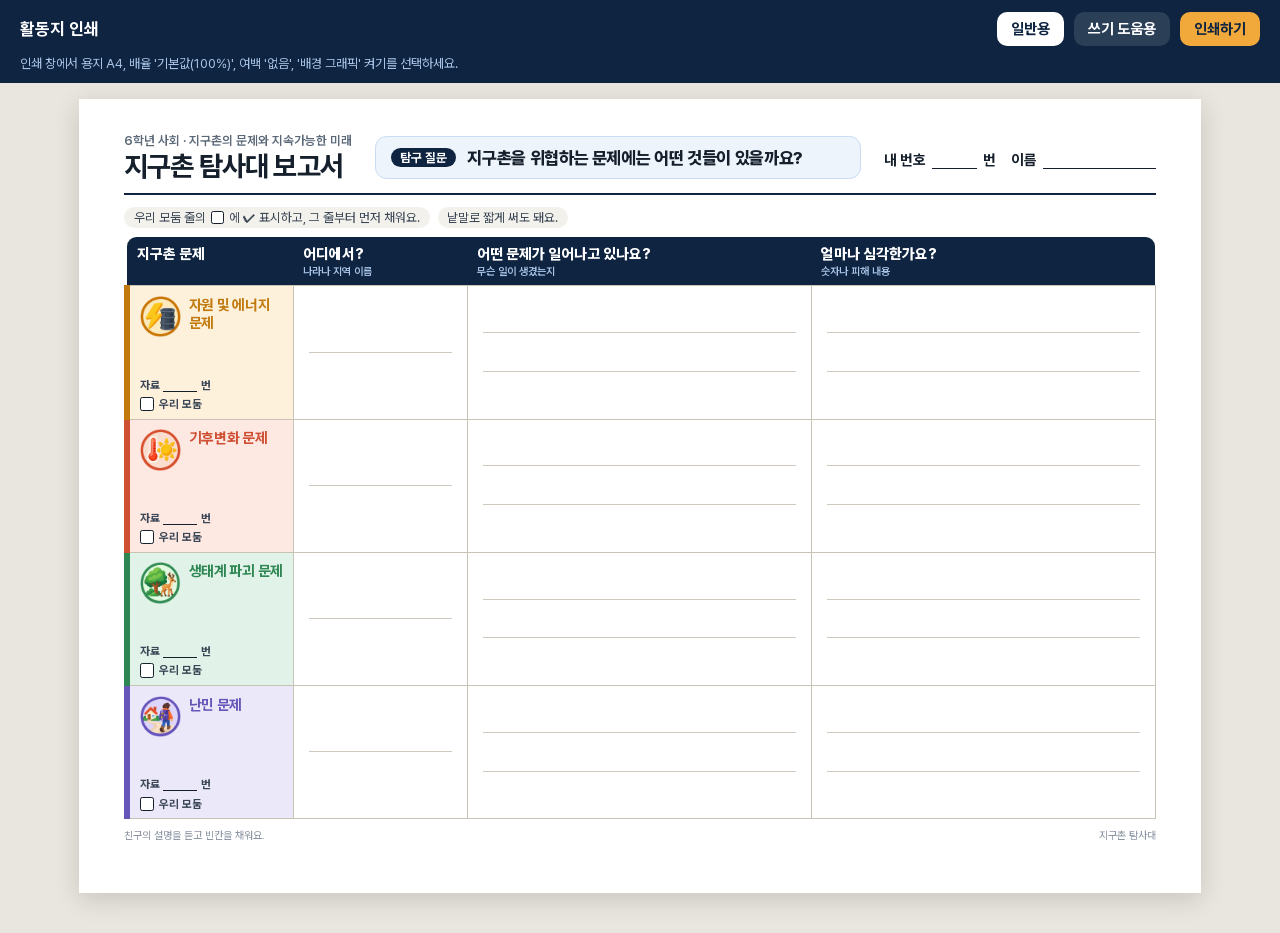
<file: worksheet.html>
<!DOCTYPE html>
<html lang="ko">
<head>
  <meta charset="UTF-8">
  <meta name="viewport" content="width=device-width, initial-scale=1">
  <meta name="robots" content="noindex">
  <title>지구촌 탐사대 활동지</title>
  <link rel="stylesheet" href="fonts/pretendard.css?v=20261102">
  <style>
    /* A4 가로 한 장. 화면에서는 종이처럼 보이고, 인쇄하면 도구 막대가 빠진다.
       칸마다 줄은 1~2개만 둔다(낱말이나 한 줄로 짧게 쓰는 활동). */
    @page { size: A4 landscape; margin: 0; }
    * { box-sizing: border-box; }
    html, body { margin: 0; }
    body {
      background: #e9e6df;
      color: #16202c;
      font-family: 'Pretendard Variable', Pretendard, 'Malgun Gothic', sans-serif;
      word-break: keep-all;
      -webkit-print-color-adjust: exact;
      print-color-adjust: exact;
    }

    .toolbar {
      position: sticky; top: 0; z-index: 5;
      display: flex; align-items: center; gap: 10px; flex-wrap: wrap;
      padding: 12px 20px; background: #0e2440; color: #fff; font-size: 15px;
    }
    .toolbar strong { margin-right: auto; font-size: 17px; }
    .toolbar a, .toolbar button {
      padding: 8px 14px; border: none; border-radius: 10px; font: inherit; font-weight: 700;
      background: rgba(255,255,255,0.12); color: #fff; text-decoration: none; cursor: pointer;
    }
    .toolbar a[aria-current="true"] { background: #fff; color: #0e2440; }
    .toolbar .print { background: #f2a93b; color: #0e2440; }
    .toolbar small { width: 100%; color: #a9c4e6; font-size: 13px; }

    .sheet {
      width: 297mm; height: 210mm; margin: 16px auto 40px; padding: 9mm 12mm 8mm;
      background: #fff; box-shadow: 0 6px 24px rgba(0,0,0,0.15);
      display: flex; flex-direction: column; overflow: hidden;
    }

    /* 머리 */
    .head { display: flex; align-items: center; gap: 6mm; padding-bottom: 3mm; border-bottom: 0.6mm solid #0e2440; }
    .head-title { flex: none; }
    .kicker { margin: 0; color: #5a6878; font-size: 9.5pt; font-weight: 600; }
    h1 { margin: 0.5mm 0 0; font-size: 21pt; letter-spacing: -0.03em; line-height: 1.15; }
    h1 small { margin-left: 2mm; font-size: 12pt; font-weight: 700; color: #1f63b5; }
    .who { display: flex; gap: 4mm; font-size: 11pt; font-weight: 700; }
    .who span { display: flex; align-items: flex-end; gap: 1.5mm; white-space: nowrap; }
    .who i { display: inline-block; border-bottom: 0.3mm solid #16202c; height: 6mm; }
    .who .num i { width: 12mm; }
    .who .name i { width: 30mm; }

    .question {
      flex: 1; display: flex; align-items: center; gap: 3mm; padding: 2.6mm 4mm;
      border-radius: 3mm; background: #edf4fc; border: 0.3mm solid #c9dcf3;
    }
    .question b { flex: none; padding: 0.6mm 2.4mm; border-radius: 10mm; background: #0e2440; color: #fff; font-size: 9.5pt; }
    .question p { margin: 0; font-size: 13pt; font-weight: 800; letter-spacing: -0.02em; }

    .notes { display: flex; gap: 2mm; flex-wrap: wrap; margin: 3mm 0 2.5mm; font-size: 9.5pt; color: #3a4655; }
    .notes > span { display: inline-flex; align-items: center; gap: 1.4mm; padding: 0.8mm 2.6mm; border-radius: 10mm; background: #f3f1ec; }
    .notes .mine-dot { flex: none; width: 3.4mm; height: 3.4mm; border-radius: 0.6mm; border: 0.4mm solid #16202c; background: #fff; }

    /* 정리표 */
    table { width: 100%; border-collapse: collapse; table-layout: fixed; --rowh: 35mm; }
    thead th {
      padding: 2mm 2.5mm; background: #0e2440; color: #fff; text-align: left; vertical-align: top;
      font-size: 11pt; font-weight: 800; line-height: 1.25;
    }
    thead th small { display: block; margin-top: 0.4mm; color: #a9c4e6; font-size: 8pt; font-weight: 600; }
    thead th:first-child { border-radius: 2.5mm 0 0 0; }
    thead th:last-child { border-radius: 0 2.5mm 0 0; }
    col.c-topic { width: 44mm; }
    col.c-where { width: 46mm; }
    tbody tr { height: var(--rowh); }
    tbody td { border: 0.3mm solid #c9c3b6; vertical-align: top; padding: 0; }
    tbody tr:last-child td { border-bottom-width: 0.5mm; }

    .topic { padding: 2.5mm 2.5mm 2mm; background: var(--gs); border-left: 1.6mm solid var(--g) !important; }
    .topic-in { display: grid; grid-template-columns: 11mm 1fr; grid-template-rows: auto 1fr auto; column-gap: 2mm; height: calc(var(--rowh) - 4.5mm); }
    .topic img { grid-row: 1 / 3; width: 11mm; height: 11mm; }
    .topic strong { align-self: center; color: var(--g); font-size: 11pt; line-height: 1.25; letter-spacing: -0.02em; }
    .topic .no, .topic .mine { grid-column: 1 / 3; }
    .topic .mine { display: flex; align-items: center; gap: 1.4mm; margin-top: 1.4mm; font-size: 8.5pt; font-weight: 700; color: #3a4655; }
    .topic .mine i { width: 3.8mm; height: 3.8mm; border-radius: 0.6mm; border: 0.4mm solid #16202c; background: #fff; }
    .topic .no { display: flex; align-items: flex-end; gap: 1mm; margin-top: auto; font-size: 8.5pt; font-weight: 700; color: #3a4655; }
    .topic .no i { flex: 1; max-width: 9mm; border-bottom: 0.3mm solid #16202c; height: 4mm; }

    /* 쓰는 칸: 연한 줄 1~2개 */
    .write { display: flex; flex-direction: column; justify-content: center; gap: 10mm; height: calc(var(--rowh) - 0.3mm); padding: 0 4mm; }
    .write i { display: block; border-bottom: 0.3mm solid #cfc9bd; }

    /* 쓰기 도움용: 칸마다 문장 틀 */
    .frame { display: flex; flex-direction: column; justify-content: center; gap: 2.5mm; height: calc(var(--rowh) - 0.3mm); padding: 2.5mm 3mm; font-size: 12pt; font-weight: 700; color: #3a4655; }
    .frame p { margin: 0; display: flex; align-items: flex-end; gap: 1.5mm; flex-wrap: wrap; line-height: 1.6; }
    .frame i { display: inline-block; flex: 1; min-width: 10mm; border-bottom: 0.35mm solid #16202c; height: 7mm; }
    .frame .hint { font-size: 8.5pt; font-weight: 500; color: #8a94a2; }

    .foot { display: flex; justify-content: space-between; margin-top: 2.5mm; color: #8a94a2; font-size: 8pt; }

    @media print {
      body { background: #fff; }
      .toolbar { display: none; }
      .sheet { margin: 0; box-shadow: none; }
    }
  </style>
</head>
<body>
  <div class="toolbar">
    <strong>활동지 인쇄</strong>
    <a href="worksheet.html" id="v-basic">일반용</a>
    <a href="worksheet.html?type=support" id="v-support">쓰기 도움용</a>
    <button class="print" onclick="window.print()">인쇄하기</button>
    <small>인쇄 창에서 용지 A4, 배율 '기본값(100%)', 여백 '없음', '배경 그래픽' 켜기를 선택하세요.</small>
  </div>
  <div class="sheet" id="sheet"></div>

  <script src="data.js?v=20261102"></script>
  <script src="ui.js?v=20261102"></script>
  <script>
    const support = new URLSearchParams(location.search).get('type') === 'support';
    document.getElementById(support ? 'v-support' : 'v-basic').setAttribute('aria-current', 'true');

    const COLS = [
      ['어디에서?', '나라나 지역 이름'],
      ['어떤 문제가 일어나고 있나요?', '무슨 일이 생겼는지'],
      ['얼마나 심각한가요?', '숫자나 피해 내용'],
    ];
    const LINES = [1, 2, 2];   // 칸별 줄 수: 어디에서 1줄, 문제·심각성 2줄
    const FRAMES = [
      ['<i></i><span>에서</span>', '나라·지역'],
      ['<i></i>', '무슨 일이?'],
      ['<i></i>', '숫자나 피해'],
    ];

    function cells() {
      if (!support) return LINES.map((n) => `<td><div class="write">${'<i></i>'.repeat(n)}</div></td>`).join('');
      return FRAMES.map(([f, hint]) => `
        <td><div class="frame"><p>${f}</p><span class="hint">${hint}</span></div></td>`).join('');
    }

    const rows = GROUPS.map((g) => {
      const st = GROUP_STYLE[g.id];
      return `
        <tr>
          <td class="topic" style="--g:${st.color};--gs:${st.soft}">
            <div class="topic-in">
              <img src="${UI_IMG}emblem-${g.id}.webp" alt="">
              <strong>${esc(g.name)}</strong>
              <span class="no">자료<i></i>번</span>
              <span class="mine"><i></i>우리 모둠</span>
            </div>
          </td>
          ${cells()}
        </tr>`;
    }).join('');

    document.getElementById('sheet').innerHTML = `
      <header class="head">
        <div class="head-title">
          <p class="kicker">6학년 사회 · 지구촌의 문제와 지속가능한 미래</p>
          <h1>지구촌 탐사대 보고서</h1>
        </div>
        <div class="question"><b>탐구 질문</b><p>지구촌을 위협하는 문제에는 어떤 것들이 있을까요?</p></div>
        <div class="who">
          <span class="num">내 번호<i></i>번</span>
          <span class="name">이름<i></i></span>
        </div>
      </header>
      <div class="notes">
        <span>우리 모둠 줄의 <span class="mine-dot"></span>에 ✔ 표시하고, 그 줄부터 먼저 채워요.</span>
        <span>낱말로 짧게 써도 돼요.</span>
      </div>
      <table>
        <colgroup><col class="c-topic"><col class="c-where"><col><col></colgroup>
        <thead><tr><th>지구촌 문제</th>${COLS.map(([t, s]) => `<th>${t}<small>${s}</small></th>`).join('')}</tr></thead>
        <tbody>${rows}</tbody>
      </table>
      <div class="foot"><span>친구의 설명을 듣고 빈칸을 채워요.</span><span>지구촌 탐사대</span></div>`;
  </script>
</body>
</html>
</file>
<file: fonts/pretendard.css>
/*
Copyright (c) 2021 Kil Hyung-jin, with Reserved Font Name Pretendard.
https://github.com/orioncactus/pretendard

This Font Software is licensed under the SIL Open Font License, Version 1.1.
This license is copied below, and is also available with a FAQ at:
http://scripts.sil.org/OFL
*/
/* [0] */
@font-face {
	font-family: 'Pretendard Variable';
	font-style: normal;
	font-display: swap;
	font-weight: 45 920;
	src: url(./woff2-dynamic-subset/PretendardVariable.subset.0.woff2) format('woff2-variations');
	unicode-range: U+f9ca-fa0b, U+ff03-ff05, U+ff07, U+ff0a-ff0b, U+ff0d-ff19, U+ff1b, U+ff1d, U+ff20-ff5b, U+ff5d, U+ffe0-ffe3, U+ffe5-ffe6;
}

/* [1] */
@font-face {
	font-family: 'Pretendard Variable';
	font-style: normal;
	font-display: swap;
	font-weight: 45 920;
	src: url(./woff2-dynamic-subset/PretendardVariable.subset.1.woff2) format('woff2-variations');
	unicode-range: U+d723-d728, U+d72a-d733, U+d735-d748, U+d74a-d74f, U+d752-d753, U+d755-d757, U+d75a-d75f, U+d762-d764, U+d766-d768, U+d76a-d76b, U+d76d-d76f, U+d771-d787, U+d789-d78b, U+d78d-d78f, U+d791-d797, U+d79a, U+d79c, U+d79e-d7a3, U+f900-f909, U+f90b-f92e;
}

/* [2] */
@font-face {
	font-family: 'Pretendard Variable';
	font-style: normal;
	font-display: swap;
	font-weight: 45 920;
	src: url(./woff2-dynamic-subset/PretendardVariable.subset.2.woff2) format('woff2-variations');
	unicode-range: U+d679-d68b, U+d68e-d69e, U+d6a0, U+d6a2-d6a7, U+d6a9-d6c3, U+d6c6-d6c7, U+d6c9-d6cb, U+d6cd-d6d3, U+d6d5-d6d6, U+d6d8-d6e3, U+d6e5-d6e7, U+d6e9-d6fb, U+d6fd-d717, U+d719-d71f, U+d721-d722;
}

/* [3] */
@font-face {
	font-family: 'Pretendard Variable';
	font-style: normal;
	font-display: swap;
	font-weight: 45 920;
	src: url(./woff2-dynamic-subset/PretendardVariable.subset.3.woff2) format('woff2-variations');
	unicode-range: U+d5bc-d5c7, U+d5ca-d5cb, U+d5cd-d5cf, U+d5d1-d5d7, U+d5d9-d5da, U+d5dc, U+d5de-d5e3, U+d5e6-d5e7, U+d5e9-d5eb, U+d5ed-d5f6, U+d5f8, U+d5fa-d5ff, U+d602-d603, U+d605-d607, U+d609-d60f, U+d612-d613, U+d616-d61b, U+d61d-d637, U+d63a-d63b, U+d63d-d63f, U+d641-d647, U+d64a-d64c, U+d64e-d653, U+d656-d657, U+d659-d65b, U+d65d-d666, U+d668, U+d66a-d678;
}

/* [4] */
@font-face {
	font-family: 'Pretendard Variable';
	font-style: normal;
	font-display: swap;
	font-weight: 45 920;
	src: url(./woff2-dynamic-subset/PretendardVariable.subset.4.woff2) format('woff2-variations');
	unicode-range: U+d507, U+d509-d50b, U+d50d-d513, U+d515-d53b, U+d53e-d53f, U+d541-d543, U+d545-d54c, U+d54e, U+d550, U+d552-d557, U+d55a-d55b, U+d55d-d55f, U+d561-d564, U+d566-d567, U+d56a, U+d56c, U+d56e-d573, U+d576-d577, U+d579-d583, U+d585-d586, U+d58a-d5a4, U+d5a6-d5bb;
}

/* [5] */
@font-face {
	font-family: 'Pretendard Variable';
	font-style: normal;
	font-display: swap;
	font-weight: 45 920;
	src: url(./woff2-dynamic-subset/PretendardVariable.subset.5.woff2) format('woff2-variations');
	unicode-range: U+d464-d477, U+d47a-d47b, U+d47d-d47f, U+d481-d487, U+d489-d48a, U+d48c, U+d48e-d4e7, U+d4e9-d503, U+d505-d506;
}

/* [6] */
@font-face {
	font-family: 'Pretendard Variable';
	font-style: normal;
	font-display: swap;
	font-weight: 45 920;
	src: url(./woff2-dynamic-subset/PretendardVariable.subset.6.woff2) format('woff2-variations');
	unicode-range: U+d3bf-d3c7, U+d3ca-d3cf, U+d3d1-d3eb, U+d3ee-d3ef, U+d3f1-d3f3, U+d3f5-d3fb, U+d3fd-d400, U+d402-d45b, U+d45d-d463;
}

/* [7] */
@font-face {
	font-family: 'Pretendard Variable';
	font-style: normal;
	font-display: swap;
	font-weight: 45 920;
	src: url(./woff2-dynamic-subset/PretendardVariable.subset.7.woff2) format('woff2-variations');
	unicode-range: U+d2ff, U+d302-d304, U+d306-d30b, U+d30f, U+d311-d313, U+d315-d31b, U+d31e, U+d322-d324, U+d326-d327, U+d32a-d32b, U+d32d-d32f, U+d331-d337, U+d339-d33c, U+d33e-d37b, U+d37e-d37f, U+d381-d383, U+d385-d38b, U+d38e-d390, U+d392-d397, U+d39a-d39b, U+d39d-d39f, U+d3a1-d3a7, U+d3a9-d3aa, U+d3ac, U+d3ae-d3b3, U+d3b5-d3b7, U+d3b9-d3bb, U+d3bd-d3be;
}

/* [8] */
@font-face {
	font-family: 'Pretendard Variable';
	font-style: normal;
	font-display: swap;
	font-weight: 45 920;
	src: url(./woff2-dynamic-subset/PretendardVariable.subset.8.woff2) format('woff2-variations');
	unicode-range: U+d257-d27f, U+d281-d29b, U+d29d-d29f, U+d2a1-d2ab, U+d2ad-d2b7, U+d2ba-d2bb, U+d2bd-d2bf, U+d2c1-d2c7, U+d2c9-d2ef, U+d2f2-d2f3, U+d2f5-d2f7, U+d2f9-d2fe;
}

/* [9] */
@font-face {
	font-family: 'Pretendard Variable';
	font-style: normal;
	font-display: swap;
	font-weight: 45 920;
	src: url(./woff2-dynamic-subset/PretendardVariable.subset.9.woff2) format('woff2-variations');
	unicode-range: U+d1b4, U+d1b6-d1f3, U+d1f5-d22b, U+d22e-d22f, U+d231-d233, U+d235-d23b, U+d23d-d240, U+d242-d256;
}

/* [10] */
@font-face {
	font-family: 'Pretendard Variable';
	font-style: normal;
	font-display: swap;
	font-weight: 45 920;
	src: url(./woff2-dynamic-subset/PretendardVariable.subset.10.woff2) format('woff2-variations');
	unicode-range: U+d105-d12f, U+d132-d133, U+d135-d137, U+d139-d13f, U+d141-d142, U+d144, U+d146-d14b, U+d14e-d14f, U+d151-d153, U+d155-d15b, U+d15e-d187, U+d189-d19f, U+d1a2-d1a3, U+d1a5-d1a7, U+d1a9-d1af, U+d1b2-d1b3;
}

/* [11] */
@font-face {
	font-family: 'Pretendard Variable';
	font-style: normal;
	font-display: swap;
	font-weight: 45 920;
	src: url(./woff2-dynamic-subset/PretendardVariable.subset.11.woff2) format('woff2-variations');
	unicode-range: U+d04b-d04f, U+d051-d057, U+d059-d06b, U+d06d-d06f, U+d071-d073, U+d075-d07b, U+d07e-d0a3, U+d0a6-d0a7, U+d0a9-d0ab, U+d0ad-d0b3, U+d0b6, U+d0b8, U+d0ba-d0bf, U+d0c2-d0c3, U+d0c5-d0c7, U+d0c9-d0cf, U+d0d2, U+d0d6-d0db, U+d0de-d0df, U+d0e1-d0e3, U+d0e5-d0eb, U+d0ee-d0f0, U+d0f2-d104;
}

/* [12] */
@font-face {
	font-family: 'Pretendard Variable';
	font-style: normal;
	font-display: swap;
	font-weight: 45 920;
	src: url(./woff2-dynamic-subset/PretendardVariable.subset.12.woff2) format('woff2-variations');
	unicode-range: U+cfa2-cfc3, U+cfc5-cfdf, U+cfe2-cfe3, U+cfe5-cfe7, U+cfe9-cff4, U+cff6-cffb, U+cffd-cfff, U+d001-d003, U+d005-d017, U+d019-d033, U+d036-d037, U+d039-d03b, U+d03d-d04a;
}

/* [13] */
@font-face {
	font-family: 'Pretendard Variable';
	font-style: normal;
	font-display: swap;
	font-weight: 45 920;
	src: url(./woff2-dynamic-subset/PretendardVariable.subset.13.woff2) format('woff2-variations');
	unicode-range: U+cef0-cef3, U+cef6, U+cef9-ceff, U+cf01-cf03, U+cf05-cf07, U+cf09-cf0f, U+cf11-cf12, U+cf14-cf1b, U+cf1d-cf1f, U+cf21-cf2f, U+cf31-cf53, U+cf56-cf57, U+cf59-cf5b, U+cf5d-cf63, U+cf66, U+cf68, U+cf6a-cf6f, U+cf71-cf84, U+cf86-cf8b, U+cf8d-cfa1;
}

/* [14] */
@font-face {
	font-family: 'Pretendard Variable';
	font-style: normal;
	font-display: swap;
	font-weight: 45 920;
	src: url(./woff2-dynamic-subset/PretendardVariable.subset.14.woff2) format('woff2-variations');
	unicode-range: U+ce3c-ce57, U+ce5a-ce5b, U+ce5d-ce5f, U+ce61-ce67, U+ce6a, U+ce6c, U+ce6e-ce73, U+ce76-ce77, U+ce79-ce7b, U+ce7d-ce83, U+ce85-ce88, U+ce8a-ce8f, U+ce91-ce93, U+ce95-ce97, U+ce99-ce9f, U+cea2, U+cea4-ceab, U+cead-cee3, U+cee6-cee7, U+cee9-ceeb, U+ceed-ceef;
}

/* [15] */
@font-face {
	font-family: 'Pretendard Variable';
	font-style: normal;
	font-display: swap;
	font-weight: 45 920;
	src: url(./woff2-dynamic-subset/PretendardVariable.subset.15.woff2) format('woff2-variations');
	unicode-range: U+cd92-cd93, U+cd96-cd97, U+cd99-cd9b, U+cd9d-cda3, U+cda6-cda8, U+cdaa-cdaf, U+cdb1-cdc3, U+cdc5-cdcb, U+cdcd-cde7, U+cde9-ce03, U+ce05-ce1f, U+ce22-ce34, U+ce36-ce3b;
}

/* [16] */
@font-face {
	font-family: 'Pretendard Variable';
	font-style: normal;
	font-display: swap;
	font-weight: 45 920;
	src: url(./woff2-dynamic-subset/PretendardVariable.subset.16.woff2) format('woff2-variations');
	unicode-range: U+ccef-cd07, U+cd0a-cd0b, U+cd0d-cd1a, U+cd1c, U+cd1e-cd2b, U+cd2d-cd5b, U+cd5d-cd77, U+cd79-cd91;
}

/* [17] */
@font-face {
	font-family: 'Pretendard Variable';
	font-style: normal;
	font-display: swap;
	font-weight: 45 920;
	src: url(./woff2-dynamic-subset/PretendardVariable.subset.17.woff2) format('woff2-variations');
	unicode-range: U+cc3f-cc43, U+cc46-cc47, U+cc49-cc4b, U+cc4d-cc53, U+cc55-cc58, U+cc5a-cc5f, U+cc61-cc97, U+cc9a-cc9b, U+cc9d-cc9f, U+cca1-cca7, U+ccaa, U+ccac, U+ccae-ccb3, U+ccb6-ccb7, U+ccb9-ccbb, U+ccbd-cccf, U+ccd1-cce3, U+cce5-ccee;
}

/* [18] */
@font-face {
	font-family: 'Pretendard Variable';
	font-style: normal;
	font-display: swap;
	font-weight: 45 920;
	src: url(./woff2-dynamic-subset/PretendardVariable.subset.18.woff2) format('woff2-variations');
	unicode-range: U+cb91-cbd3, U+cbd5-cbe3, U+cbe5-cc0b, U+cc0e-cc0f, U+cc11-cc13, U+cc15-cc1b, U+cc1d-cc20, U+cc23-cc27, U+cc2a-cc2b, U+cc2d, U+cc2f, U+cc31-cc37, U+cc3a, U+cc3c;
}

/* [19] */
@font-face {
	font-family: 'Pretendard Variable';
	font-style: normal;
	font-display: swap;
	font-weight: 45 920;
	src: url(./woff2-dynamic-subset/PretendardVariable.subset.19.woff2) format('woff2-variations');
	unicode-range: U+caf4-cb47, U+cb4a-cb90;
}

/* [20] */
@font-face {
	font-family: 'Pretendard Variable';
	font-style: normal;
	font-display: swap;
	font-weight: 45 920;
	src: url(./woff2-dynamic-subset/PretendardVariable.subset.20.woff2) format('woff2-variations');
	unicode-range: U+ca4a-ca4b, U+ca4e-ca4f, U+ca51-ca53, U+ca55-ca5b, U+ca5d-ca60, U+ca62-ca83, U+ca85-cabb, U+cabe-cabf, U+cac1-cac3, U+cac5-cacb, U+cacd-cad0, U+cad2, U+cad4-cad8, U+cada-caf3;
}

/* [21] */
@font-face {
	font-family: 'Pretendard Variable';
	font-style: normal;
	font-display: swap;
	font-weight: 45 920;
	src: url(./woff2-dynamic-subset/PretendardVariable.subset.21.woff2) format('woff2-variations');
	unicode-range: U+c996-c997, U+c99a-c99c, U+c99e-c9bf, U+c9c2-c9c3, U+c9c5-c9c7, U+c9c9-c9cf, U+c9d2, U+c9d4, U+c9d7-c9d8, U+c9db, U+c9de-c9df, U+c9e1-c9e3, U+c9e5-c9e6, U+c9e8-c9eb, U+c9ee-c9f0, U+c9f2-c9f7, U+c9f9-ca0b, U+ca0d-ca28, U+ca2a-ca49;
}

/* [22] */
@font-face {
	font-family: 'Pretendard Variable';
	font-style: normal;
	font-display: swap;
	font-weight: 45 920;
	src: url(./woff2-dynamic-subset/PretendardVariable.subset.22.woff2) format('woff2-variations');
	unicode-range: U+c8e9-c8f4, U+c8f6-c8fb, U+c8fe-c8ff, U+c901-c903, U+c905-c90b, U+c90e-c910, U+c912-c917, U+c919-c92b, U+c92d-c94f, U+c951-c953, U+c955-c96b, U+c96d-c973, U+c975-c987, U+c98a-c98b, U+c98d-c98f, U+c991-c995;
}

/* [23] */
@font-face {
	font-family: 'Pretendard Variable';
	font-style: normal;
	font-display: swap;
	font-weight: 45 920;
	src: url(./woff2-dynamic-subset/PretendardVariable.subset.23.woff2) format('woff2-variations');
	unicode-range: U+c841-c84b, U+c84d-c86f, U+c872-c873, U+c875-c877, U+c879-c87f, U+c882-c884, U+c887-c88a, U+c88d-c8c3, U+c8c5-c8df, U+c8e1-c8e8;
}

/* [24] */
@font-face {
	font-family: 'Pretendard Variable';
	font-style: normal;
	font-display: swap;
	font-weight: 45 920;
	src: url(./woff2-dynamic-subset/PretendardVariable.subset.24.woff2) format('woff2-variations');
	unicode-range: U+c779-c77b, U+c77e-c782, U+c786, U+c78b, U+c78d, U+c78f, U+c792-c793, U+c795, U+c797, U+c799-c79f, U+c7a2, U+c7a7-c7ab, U+c7ae-c7bb, U+c7bd-c7c0, U+c7c2-c7c7, U+c7c9-c7dc, U+c7de-c7ff, U+c802-c803, U+c805-c807, U+c809, U+c80b-c80f, U+c812, U+c814, U+c817-c81b, U+c81e-c81f, U+c821-c823, U+c825-c82e, U+c830-c837, U+c839-c83b, U+c83d-c840;
}

/* [25] */
@font-face {
	font-family: 'Pretendard Variable';
	font-style: normal;
	font-display: swap;
	font-weight: 45 920;
	src: url(./woff2-dynamic-subset/PretendardVariable.subset.25.woff2) format('woff2-variations');
	unicode-range: U+c6bb-c6bf, U+c6c2, U+c6c4, U+c6c6-c6cb, U+c6ce-c6cf, U+c6d1-c6d3, U+c6d5-c6db, U+c6dd-c6df, U+c6e1-c6e7, U+c6e9-c6eb, U+c6ed-c6ef, U+c6f1-c6f8, U+c6fa-c703, U+c705-c707, U+c709-c70b, U+c70d-c716, U+c718, U+c71a-c71f, U+c722-c723, U+c725-c727, U+c729-c734, U+c736-c73b, U+c73e-c73f, U+c741-c743, U+c745-c74b, U+c74e-c750, U+c752-c757, U+c759-c773, U+c776-c777;
}

/* [26] */
@font-face {
	font-family: 'Pretendard Variable';
	font-style: normal;
	font-display: swap;
	font-weight: 45 920;
	src: url(./woff2-dynamic-subset/PretendardVariable.subset.26.woff2) format('woff2-variations');
	unicode-range: U+c5f5-c5fb, U+c5fe, U+c602-c605, U+c607, U+c609-c60f, U+c611-c61a, U+c61c-c623, U+c626-c627, U+c629-c62b, U+c62d, U+c62f-c632, U+c636, U+c638, U+c63a-c63f, U+c642-c643, U+c645-c647, U+c649-c652, U+c656-c65b, U+c65d-c65f, U+c661-c663, U+c665-c677, U+c679-c67b, U+c67d-c693, U+c696-c697, U+c699-c69b, U+c69d-c6a3, U+c6a6, U+c6a8, U+c6aa-c6af, U+c6b2-c6b3, U+c6b5-c6b7, U+c6b9-c6ba;
}

/* [27] */
@font-face {
	font-family: 'Pretendard Variable';
	font-style: normal;
	font-display: swap;
	font-weight: 45 920;
	src: url(./woff2-dynamic-subset/PretendardVariable.subset.27.woff2) format('woff2-variations');
	unicode-range: U+c517-c527, U+c52a-c52b, U+c52d-c52f, U+c531-c538, U+c53a, U+c53c, U+c53e-c543, U+c546-c547, U+c54b, U+c54d-c552, U+c556, U+c55a-c55b, U+c55d, U+c55f, U+c562-c563, U+c565-c567, U+c569-c56f, U+c572, U+c574, U+c576-c57b, U+c57e-c57f, U+c581-c583, U+c585-c586, U+c588-c58b, U+c58e, U+c590, U+c592-c596, U+c599-c5b3, U+c5b6-c5b7, U+c5ba, U+c5be-c5c3, U+c5ca-c5cb, U+c5cd, U+c5cf, U+c5d2-c5d3, U+c5d5-c5d7, U+c5d9-c5df, U+c5e1-c5e2, U+c5e4, U+c5e6-c5eb, U+c5ef, U+c5f1-c5f3;
}

/* [28] */
@font-face {
	font-family: 'Pretendard Variable';
	font-style: normal;
	font-display: swap;
	font-weight: 45 920;
	src: url(./woff2-dynamic-subset/PretendardVariable.subset.28.woff2) format('woff2-variations');
	unicode-range: U+c475-c4ef, U+c4f2-c4f3, U+c4f5-c4f7, U+c4f9-c4ff, U+c502-c50b, U+c50d-c516;
}

/* [29] */
@font-face {
	font-family: 'Pretendard Variable';
	font-style: normal;
	font-display: swap;
	font-weight: 45 920;
	src: url(./woff2-dynamic-subset/PretendardVariable.subset.29.woff2) format('woff2-variations');
	unicode-range: U+c3d0-c3d7, U+c3da-c3db, U+c3dd-c3de, U+c3e1-c3ec, U+c3ee-c3f3, U+c3f5-c42b, U+c42d-c463, U+c466-c474;
}

/* [30] */
@font-face {
	font-family: 'Pretendard Variable';
	font-style: normal;
	font-display: swap;
	font-weight: 45 920;
	src: url(./woff2-dynamic-subset/PretendardVariable.subset.30.woff2) format('woff2-variations');
	unicode-range: U+c32b-c367, U+c36a-c36b, U+c36d-c36f, U+c371-c377, U+c37a-c37b, U+c37e-c383, U+c385-c387, U+c389-c3cf;
}

/* [31] */
@font-face {
	font-family: 'Pretendard Variable';
	font-style: normal;
	font-display: swap;
	font-weight: 45 920;
	src: url(./woff2-dynamic-subset/PretendardVariable.subset.31.woff2) format('woff2-variations');
	unicode-range: U+c26a-c26b, U+c26d-c26f, U+c271-c273, U+c275-c27b, U+c27e-c287, U+c289-c28f, U+c291-c297, U+c299-c29a, U+c29c-c2a3, U+c2a5-c2a7, U+c2a9-c2ab, U+c2ad-c2b3, U+c2b6, U+c2b8, U+c2ba-c2bb, U+c2bd-c2db, U+c2de-c2df, U+c2e1-c2e2, U+c2e5-c2ea, U+c2ee, U+c2f0, U+c2f2-c2f5, U+c2f7, U+c2fa-c2fb, U+c2fd-c2ff, U+c301-c307, U+c309-c30c, U+c30e-c312, U+c315-c323, U+c325-c328, U+c32a;
}

/* [32] */
@font-face {
	font-family: 'Pretendard Variable';
	font-style: normal;
	font-display: swap;
	font-weight: 45 920;
	src: url(./woff2-dynamic-subset/PretendardVariable.subset.32.woff2) format('woff2-variations');
	unicode-range: U+c1bc-c1c3, U+c1c5-c1df, U+c1e1-c1fb, U+c1fd-c203, U+c205-c20c, U+c20e, U+c210-c217, U+c21a-c21b, U+c21d-c21e, U+c221-c227, U+c229-c22a, U+c22c, U+c22e, U+c230, U+c233-c24f, U+c251-c257, U+c259-c269;
}

/* [33] */
@font-face {
	font-family: 'Pretendard Variable';
	font-style: normal;
	font-display: swap;
	font-weight: 45 920;
	src: url(./woff2-dynamic-subset/PretendardVariable.subset.33.woff2) format('woff2-variations');
	unicode-range: U+c101-c11b, U+c11f, U+c121-c123, U+c125-c12b, U+c12e, U+c132-c137, U+c13a-c13b, U+c13d-c13f, U+c141-c147, U+c14a, U+c14c-c153, U+c155-c157, U+c159-c15b, U+c15d-c166, U+c169-c16f, U+c171-c177, U+c179-c18b, U+c18e-c18f, U+c191-c193, U+c195-c19b, U+c19d-c19e, U+c1a0, U+c1a2-c1a4, U+c1a6-c1bb;
}

/* [34] */
@font-face {
	font-family: 'Pretendard Variable';
	font-style: normal;
	font-display: swap;
	font-weight: 45 920;
	src: url(./woff2-dynamic-subset/PretendardVariable.subset.34.woff2) format('woff2-variations');
	unicode-range: U+c049-c057, U+c059-c05b, U+c05d-c05f, U+c061-c067, U+c069-c08f, U+c091-c0ab, U+c0ae-c0af, U+c0b1-c0b3, U+c0b5, U+c0b7-c0bb, U+c0be, U+c0c2-c0c7, U+c0ca-c0cb, U+c0cd-c0cf, U+c0d1-c0d7, U+c0d9-c0da, U+c0dc, U+c0de-c0e3, U+c0e5-c0eb, U+c0ed-c0f3, U+c0f6, U+c0f8, U+c0fa-c0ff;
}

/* [35] */
@font-face {
	font-family: 'Pretendard Variable';
	font-style: normal;
	font-display: swap;
	font-weight: 45 920;
	src: url(./woff2-dynamic-subset/PretendardVariable.subset.35.woff2) format('woff2-variations');
	unicode-range: U+bfa7-bfaf, U+bfb1-bfc4, U+bfc6-bfcb, U+bfce-bfcf, U+bfd1-bfd3, U+bfd5-bfdb, U+bfdd-c048;
}

/* [36] */
@font-face {
	font-family: 'Pretendard Variable';
	font-style: normal;
	font-display: swap;
	font-weight: 45 920;
	src: url(./woff2-dynamic-subset/PretendardVariable.subset.36.woff2) format('woff2-variations');
	unicode-range: U+bf07, U+bf09-bf3f, U+bf41-bf4f, U+bf52-bf54, U+bf56-bfa6;
}

/* [37] */
@font-face {
	font-family: 'Pretendard Variable';
	font-style: normal;
	font-display: swap;
	font-weight: 45 920;
	src: url(./woff2-dynamic-subset/PretendardVariable.subset.37.woff2) format('woff2-variations');
	unicode-range: U+be56, U+be58, U+be5c-be5f, U+be62-be63, U+be65-be67, U+be69-be74, U+be76-be7b, U+be7e-be7f, U+be81-be8e, U+be90, U+be92-bea7, U+bea9-becf, U+bed2-bed3, U+bed5-bed6, U+bed9-bee3, U+bee6-bf06;
}

/* [38] */
@font-face {
	font-family: 'Pretendard Variable';
	font-style: normal;
	font-display: swap;
	font-weight: 45 920;
	src: url(./woff2-dynamic-subset/PretendardVariable.subset.38.woff2) format('woff2-variations');
	unicode-range: U+bdb0-bdd3, U+bdd5-bdef, U+bdf1-be0b, U+be0d-be0f, U+be11-be13, U+be15-be43, U+be46-be47, U+be49-be4b, U+be4d-be53;
}

/* [39] */
@font-face {
	font-family: 'Pretendard Variable';
	font-style: normal;
	font-display: swap;
	font-weight: 45 920;
	src: url(./woff2-dynamic-subset/PretendardVariable.subset.39.woff2) format('woff2-variations');
	unicode-range: U+bd03, U+bd06, U+bd08, U+bd0a-bd0f, U+bd11-bd22, U+bd25-bd47, U+bd49-bd58, U+bd5a-bd7f, U+bd82-bd83, U+bd85-bd87, U+bd8a-bd8f, U+bd91-bd92, U+bd94, U+bd96-bd98, U+bd9a-bdaf;
}

/* [40] */
@font-face {
	font-family: 'Pretendard Variable';
	font-style: normal;
	font-display: swap;
	font-weight: 45 920;
	src: url(./woff2-dynamic-subset/PretendardVariable.subset.40.woff2) format('woff2-variations');
	unicode-range: U+bc4e-bc83, U+bc86-bc87, U+bc89-bc8b, U+bc8d-bc93, U+bc96, U+bc98, U+bc9b-bc9f, U+bca2-bca3, U+bca5-bca7, U+bca9-bcb2, U+bcb4-bcbb, U+bcbe-bcbf, U+bcc1-bcc3, U+bcc5-bccc, U+bcce-bcd0, U+bcd2-bcd4, U+bcd6-bcf3, U+bcf7, U+bcf9-bcfb, U+bcfd-bd02;
}

/* [41] */
@font-face {
	font-family: 'Pretendard Variable';
	font-style: normal;
	font-display: swap;
	font-weight: 45 920;
	src: url(./woff2-dynamic-subset/PretendardVariable.subset.41.woff2) format('woff2-variations');
	unicode-range: U+bb90-bba3, U+bba5-bbab, U+bbad-bbbf, U+bbc1-bbf7, U+bbfa-bbfb, U+bbfd-bbfe, U+bc01-bc07, U+bc09-bc0a, U+bc0e, U+bc10, U+bc12-bc13, U+bc17, U+bc19-bc1a, U+bc1e, U+bc20-bc23, U+bc26, U+bc28, U+bc2a-bc2c, U+bc2e-bc2f, U+bc32-bc33, U+bc35-bc37, U+bc39-bc3f, U+bc41-bc42, U+bc44, U+bc46-bc48, U+bc4a-bc4d;
}

/* [42] */
@font-face {
	font-family: 'Pretendard Variable';
	font-style: normal;
	font-display: swap;
	font-weight: 45 920;
	src: url(./woff2-dynamic-subset/PretendardVariable.subset.42.woff2) format('woff2-variations');
	unicode-range: U+bae6-bafb, U+bafd-bb17, U+bb19-bb33, U+bb37, U+bb39-bb3a, U+bb3d-bb43, U+bb45-bb46, U+bb48, U+bb4a-bb4f, U+bb51-bb53, U+bb55-bb57, U+bb59-bb62, U+bb64-bb8f;
}

/* [43] */
@font-face {
	font-family: 'Pretendard Variable';
	font-style: normal;
	font-display: swap;
	font-weight: 45 920;
	src: url(./woff2-dynamic-subset/PretendardVariable.subset.43.woff2) format('woff2-variations');
	unicode-range: U+ba30-ba37, U+ba3a-ba3b, U+ba3d-ba3f, U+ba41-ba47, U+ba49-ba4a, U+ba4c, U+ba4e-ba53, U+ba56-ba57, U+ba59-ba5b, U+ba5d-ba63, U+ba65-ba66, U+ba68-ba6f, U+ba71-ba73, U+ba75-ba77, U+ba79-ba84, U+ba86, U+ba88-baa7, U+baaa, U+baad-baaf, U+bab1-bab7, U+baba, U+babc, U+babe-bae5;
}

/* [44] */
@font-face {
	font-family: 'Pretendard Variable';
	font-style: normal;
	font-display: swap;
	font-weight: 45 920;
	src: url(./woff2-dynamic-subset/PretendardVariable.subset.44.woff2) format('woff2-variations');
	unicode-range: U+b96e-b973, U+b976-b977, U+b979-b97b, U+b97d-b983, U+b986, U+b988, U+b98a-b98d, U+b98f-b9ab, U+b9ae-b9af, U+b9b1-b9b3, U+b9b5-b9bb, U+b9be, U+b9c0, U+b9c2-b9c7, U+b9ca-b9cb, U+b9cd, U+b9d2-b9d7, U+b9da, U+b9dc, U+b9df-b9e0, U+b9e2, U+b9e6-b9e7, U+b9e9-b9f3, U+b9f6, U+b9f8, U+b9fb-ba2f;
}

/* [45] */
@font-face {
	font-family: 'Pretendard Variable';
	font-style: normal;
	font-display: swap;
	font-weight: 45 920;
	src: url(./woff2-dynamic-subset/PretendardVariable.subset.45.woff2) format('woff2-variations');
	unicode-range: U+b8bf-b8cb, U+b8cd-b8e0, U+b8e2-b8e7, U+b8ea-b8eb, U+b8ed-b8ef, U+b8f1-b8f7, U+b8fa, U+b8fc, U+b8fe-b903, U+b905-b917, U+b919-b91f, U+b921-b93b, U+b93d-b957, U+b95a-b95b, U+b95d-b95f, U+b961-b967, U+b969-b96c;
}

/* [46] */
@font-face {
	font-family: 'Pretendard Variable';
	font-style: normal;
	font-display: swap;
	font-weight: 45 920;
	src: url(./woff2-dynamic-subset/PretendardVariable.subset.46.woff2) format('woff2-variations');
	unicode-range: U+b80d-b80f, U+b811-b817, U+b81a, U+b81c-b823, U+b826-b827, U+b829-b82b, U+b82d-b833, U+b836, U+b83a-b83f, U+b841-b85b, U+b85e-b85f, U+b861-b863, U+b865-b86b, U+b86e, U+b870, U+b872-b8af, U+b8b1-b8be;
}

/* [47] */
@font-face {
	font-family: 'Pretendard Variable';
	font-style: normal;
	font-display: swap;
	font-weight: 45 920;
	src: url(./woff2-dynamic-subset/PretendardVariable.subset.47.woff2) format('woff2-variations');
	unicode-range: U+b74d-b75f, U+b761-b763, U+b765-b774, U+b776-b77b, U+b77e-b77f, U+b781-b783, U+b785-b78b, U+b78e, U+b792-b796, U+b79a-b79b, U+b79d-b7a7, U+b7aa, U+b7ae-b7b3, U+b7b6-b7c8, U+b7ca-b7eb, U+b7ee-b7ef, U+b7f1-b7f3, U+b7f5-b7fb, U+b7fe, U+b802-b806, U+b80a-b80b;
}

/* [48] */
@font-face {
	font-family: 'Pretendard Variable';
	font-style: normal;
	font-display: swap;
	font-weight: 45 920;
	src: url(./woff2-dynamic-subset/PretendardVariable.subset.48.woff2) format('woff2-variations');
	unicode-range: U+b6a7-b6aa, U+b6ac-b6b0, U+b6b2-b6ef, U+b6f1-b727, U+b72a-b72b, U+b72d-b72e, U+b731-b737, U+b739-b73a, U+b73c-b743, U+b745-b74c;
}

/* [49] */
@font-face {
	font-family: 'Pretendard Variable';
	font-style: normal;
	font-display: swap;
	font-weight: 45 920;
	src: url(./woff2-dynamic-subset/PretendardVariable.subset.49.woff2) format('woff2-variations');
	unicode-range: U+b605-b60f, U+b612-b617, U+b619-b624, U+b626-b69b, U+b69e-b6a3, U+b6a5-b6a6;
}

/* [50] */
@font-face {
	font-family: 'Pretendard Variable';
	font-style: normal;
	font-display: swap;
	font-weight: 45 920;
	src: url(./woff2-dynamic-subset/PretendardVariable.subset.50.woff2) format('woff2-variations');
	unicode-range: U+b55f, U+b562-b583, U+b585-b59f, U+b5a2-b5a3, U+b5a5-b5a7, U+b5a9-b5b2, U+b5b5-b5ba, U+b5bd-b604;
}

/* [51] */
@font-face {
	font-family: 'Pretendard Variable';
	font-style: normal;
	font-display: swap;
	font-weight: 45 920;
	src: url(./woff2-dynamic-subset/PretendardVariable.subset.51.woff2) format('woff2-variations');
	unicode-range: U+b4a5-b4b6, U+b4b8-b4bf, U+b4c1-b4c7, U+b4c9-b4db, U+b4de-b4df, U+b4e1-b4e2, U+b4e5-b4eb, U+b4ee, U+b4f0, U+b4f2-b513, U+b516-b517, U+b519-b51a, U+b51d-b523, U+b526, U+b528, U+b52b-b52f, U+b532-b533, U+b535-b537, U+b539-b53f, U+b541-b544, U+b546-b54b, U+b54d-b54f, U+b551-b55b, U+b55d-b55e;
}

/* [52] */
@font-face {
	font-family: 'Pretendard Variable';
	font-style: normal;
	font-display: swap;
	font-weight: 45 920;
	src: url(./woff2-dynamic-subset/PretendardVariable.subset.52.woff2) format('woff2-variations');
	unicode-range: U+b3f8-b3fb, U+b3fd-b40f, U+b411-b417, U+b419-b41b, U+b41d-b41f, U+b421-b427, U+b42a-b42b, U+b42d-b44f, U+b452-b453, U+b455-b457, U+b459-b45f, U+b462-b464, U+b466-b46b, U+b46d-b47f, U+b481-b4a3;
}

/* [53] */
@font-face {
	font-family: 'Pretendard Variable';
	font-style: normal;
	font-display: swap;
	font-weight: 45 920;
	src: url(./woff2-dynamic-subset/PretendardVariable.subset.53.woff2) format('woff2-variations');
	unicode-range: U+b342-b353, U+b356-b357, U+b359-b35b, U+b35d-b35e, U+b360-b363, U+b366, U+b368, U+b36a-b36d, U+b36f, U+b372-b373, U+b375-b377, U+b379-b37f, U+b381-b382, U+b384, U+b386-b38b, U+b38d-b3c3, U+b3c6-b3c7, U+b3c9-b3ca, U+b3cd-b3d3, U+b3d6, U+b3d8, U+b3da-b3f7;
}

/* [54] */
@font-face {
	font-family: 'Pretendard Variable';
	font-style: normal;
	font-display: swap;
	font-weight: 45 920;
	src: url(./woff2-dynamic-subset/PretendardVariable.subset.54.woff2) format('woff2-variations');
	unicode-range: U+b27c-b283, U+b285-b28f, U+b292-b293, U+b295-b297, U+b29a-b29f, U+b2a1-b2a4, U+b2a7-b2a9, U+b2ab, U+b2ad-b2c7, U+b2ca-b2cb, U+b2cd-b2cf, U+b2d1-b2d7, U+b2da, U+b2dc, U+b2de-b2e3, U+b2e7, U+b2e9-b2ea, U+b2ef-b2f3, U+b2f6, U+b2f8, U+b2fa-b2fb, U+b2fd-b2fe, U+b302-b303, U+b305-b307, U+b309-b30f, U+b312, U+b316-b31b, U+b31d-b341;
}

/* [55] */
@font-face {
	font-family: 'Pretendard Variable';
	font-style: normal;
	font-display: swap;
	font-weight: 45 920;
	src: url(./woff2-dynamic-subset/PretendardVariable.subset.55.woff2) format('woff2-variations');
	unicode-range: U+b1d6-b1e7, U+b1e9-b1fc, U+b1fe-b203, U+b206-b207, U+b209-b20b, U+b20d-b213, U+b216-b21f, U+b221-b257, U+b259-b273, U+b275-b27b;
}

/* [56] */
@font-face {
	font-family: 'Pretendard Variable';
	font-style: normal;
	font-display: swap;
	font-weight: 45 920;
	src: url(./woff2-dynamic-subset/PretendardVariable.subset.56.woff2) format('woff2-variations');
	unicode-range: U+b120-b122, U+b126-b127, U+b129-b12b, U+b12d-b133, U+b136, U+b138, U+b13a-b13f, U+b142-b143, U+b145-b14f, U+b151-b153, U+b156-b157, U+b159-b177, U+b17a-b17b, U+b17d-b17f, U+b181-b187, U+b189-b18c, U+b18e-b191, U+b195-b1a7, U+b1a9-b1cb, U+b1cd-b1d5;
}

/* [57] */
@font-face {
	font-family: 'Pretendard Variable';
	font-style: normal;
	font-display: swap;
	font-weight: 45 920;
	src: url(./woff2-dynamic-subset/PretendardVariable.subset.57.woff2) format('woff2-variations');
	unicode-range: U+b05f-b07b, U+b07e-b07f, U+b081-b083, U+b085-b08b, U+b08d-b097, U+b09b, U+b09d-b09f, U+b0a2-b0a7, U+b0aa, U+b0b0, U+b0b2, U+b0b6-b0b7, U+b0b9-b0bb, U+b0bd-b0c3, U+b0c6-b0c7, U+b0ca-b0cf, U+b0d1-b0df, U+b0e1-b0e4, U+b0e6-b107, U+b10a-b10b, U+b10d-b10f, U+b111-b112, U+b114-b117, U+b119-b11a, U+b11c-b11f;
}

/* [58] */
@font-face {
	font-family: 'Pretendard Variable';
	font-style: normal;
	font-display: swap;
	font-weight: 45 920;
	src: url(./woff2-dynamic-subset/PretendardVariable.subset.58.woff2) format('woff2-variations');
	unicode-range: U+afac-afb7, U+afba-afbb, U+afbd-afbf, U+afc1-afc6, U+afca-afcc, U+afce-afd3, U+afd5-afe7, U+afe9-afef, U+aff1-b00b, U+b00d-b00f, U+b011-b013, U+b015-b01b, U+b01d-b027, U+b029-b043, U+b045-b047, U+b049, U+b04b, U+b04d-b052, U+b055-b056, U+b058-b05c, U+b05e;
}

/* [59] */
@font-face {
	font-family: 'Pretendard Variable';
	font-style: normal;
	font-display: swap;
	font-weight: 45 920;
	src: url(./woff2-dynamic-subset/PretendardVariable.subset.59.woff2) format('woff2-variations');
	unicode-range: U+af03-af07, U+af09-af2b, U+af2e-af33, U+af35-af3b, U+af3e-af40, U+af44-af47, U+af4a-af5c, U+af5e-af63, U+af65-af7f, U+af81-afab;
}

/* [60] */
@font-face {
	font-family: 'Pretendard Variable';
	font-style: normal;
	font-display: swap;
	font-weight: 45 920;
	src: url(./woff2-dynamic-subset/PretendardVariable.subset.60.woff2) format('woff2-variations');
	unicode-range: U+ae56-ae5b, U+ae5e-ae60, U+ae62-ae64, U+ae66-ae67, U+ae69-ae6b, U+ae6d-ae83, U+ae85-aebb, U+aebf, U+aec1-aec3, U+aec5-aecb, U+aece, U+aed0, U+aed2-aed7, U+aed9-aef3, U+aef5-af02;
}

/* [61] */
@font-face {
	font-family: 'Pretendard Variable';
	font-style: normal;
	font-display: swap;
	font-weight: 45 920;
	src: url(./woff2-dynamic-subset/PretendardVariable.subset.61.woff2) format('woff2-variations');
	unicode-range: U+ad9c-ada3, U+ada5-adbf, U+adc1-adc3, U+adc5-adc7, U+adc9-add2, U+add4-addb, U+addd-addf, U+ade1-ade3, U+ade5-adf7, U+adfa-adfb, U+adfd-adff, U+ae02-ae07, U+ae0a, U+ae0c, U+ae0e-ae13, U+ae15-ae2f, U+ae31-ae33, U+ae35-ae37, U+ae39-ae3f, U+ae42, U+ae44, U+ae46-ae49, U+ae4b, U+ae4f, U+ae51-ae53, U+ae55;
}

/* [62] */
@font-face {
	font-family: 'Pretendard Variable';
	font-style: normal;
	font-display: swap;
	font-weight: 45 920;
	src: url(./woff2-dynamic-subset/PretendardVariable.subset.62.woff2) format('woff2-variations');
	unicode-range: U+ace2-ace3, U+ace5-ace6, U+ace9-acef, U+acf2, U+acf4, U+acf7-acfb, U+acfe-acff, U+ad01-ad03, U+ad05-ad0b, U+ad0d-ad10, U+ad12-ad1b, U+ad1d-ad33, U+ad35-ad48, U+ad4a-ad4f, U+ad51-ad6b, U+ad6e-ad6f, U+ad71-ad72, U+ad77-ad7c, U+ad7e, U+ad80, U+ad82-ad87, U+ad89-ad8b, U+ad8d-ad8f, U+ad91-ad9b;
}

/* [63] */
@font-face {
	font-family: 'Pretendard Variable';
	font-style: normal;
	font-display: swap;
	font-weight: 45 920;
	src: url(./woff2-dynamic-subset/PretendardVariable.subset.63.woff2) format('woff2-variations');
	unicode-range: U+ac25-ac2c, U+ac2e, U+ac30, U+ac32-ac37, U+ac39-ac3f, U+ac41-ac4c, U+ac4e-ac6f, U+ac72-ac73, U+ac75-ac76, U+ac79-ac7f, U+ac82, U+ac84-ac88, U+ac8a-ac8b, U+ac8d-ac8f, U+ac91-ac93, U+ac95-ac9b, U+ac9d-ac9e, U+aca1-aca7, U+acab, U+acad-acaf, U+acb1-acb7, U+acba-acbb, U+acbe-acc0, U+acc2-acc3, U+acc5-acdf;
}

/* [64] */
@font-face {
	font-family: 'Pretendard Variable';
	font-style: normal;
	font-display: swap;
	font-weight: 45 920;
	src: url(./woff2-dynamic-subset/PretendardVariable.subset.64.woff2) format('woff2-variations');
	unicode-range: U+99df, U+99ed, U+99f1, U+99ff, U+9a01, U+9a08, U+9a0e-9a0f, U+9a19, U+9a2b, U+9a30, U+9a36-9a37, U+9a40, U+9a43, U+9a45, U+9a4d, U+9a55, U+9a57, U+9a5a-9a5b, U+9a5f, U+9a62, U+9a65, U+9a69-9a6a, U+9aa8, U+9ab8, U+9ad3, U+9ae5, U+9aee, U+9b1a, U+9b27, U+9b2a, U+9b31, U+9b3c, U+9b41-9b45, U+9b4f, U+9b54, U+9b5a, U+9b6f, U+9b8e, U+9b91, U+9b9f, U+9bab, U+9bae, U+9bc9, U+9bd6, U+9be4, U+9be8, U+9c0d, U+9c10, U+9c12, U+9c15, U+9c25, U+9c32, U+9c3b, U+9c47, U+9c49, U+9c57, U+9ce5, U+9ce7, U+9ce9, U+9cf3-9cf4, U+9cf6, U+9d09, U+9d1b, U+9d26, U+9d28, U+9d3b, U+9d51, U+9d5d, U+9d60-9d61, U+9d6c, U+9d72, U+9da9, U+9daf, U+9db4, U+9dc4, U+9dd7, U+9df2, U+9df8-9dfa, U+9e1a, U+9e1e, U+9e75, U+9e79, U+9e7d, U+9e7f, U+9e92-9e93, U+9e97, U+9e9d, U+9e9f, U+9ea5, U+9eb4-9eb5, U+9ebb, U+9ebe, U+9ec3, U+9ecd-9ece, U+9ed4, U+9ed8, U+9edb-9edc, U+9ede, U+9ee8, U+9ef4, U+9f07-9f08, U+9f0e, U+9f13, U+9f20, U+9f3b, U+9f4a-9f4b, U+9f4e, U+9f52, U+9f5f, U+9f61, U+9f67, U+9f6a, U+9f6c, U+9f77, U+9f8d, U+9f90, U+9f95, U+9f9c, U+ac02-ac03, U+ac05-ac06, U+ac09-ac0f, U+ac17-ac18, U+ac1b, U+ac1e-ac1f, U+ac21-ac23;
}

/* [65] */
@font-face {
	font-family: 'Pretendard Variable';
	font-style: normal;
	font-display: swap;
	font-weight: 45 920;
	src: url(./woff2-dynamic-subset/PretendardVariable.subset.65.woff2) format('woff2-variations');
	unicode-range: U+338c-339c, U+339f-33a0, U+33a2-33cb, U+33cf-33d0, U+33d3, U+33d6, U+33d8, U+33db-33dd, U+4e01, U+4e03, U+4e07-4e08, U+4e11, U+4e14-4e15, U+4e18-4e19, U+4e1e, U+4e32, U+4e38-4e39, U+4e42-4e43, U+4e45, U+4e4d-4e4f, U+4e56, U+4e58-4e59, U+4e5d-4e5e, U+4e6b, U+4e6d, U+4e73, U+4e76-4e77, U+4e7e, U+4e82, U+4e86, U+4e88, U+4e8e, U+4e90-4e92, U+4e94-4e95, U+4e98, U+4e9b, U+4e9e, U+4ea1-4ea2, U+4ea4-4ea6, U+4ea8, U+4eab, U+4ead-4eae, U+4eb6, U+4ec0-4ec1, U+4ec4, U+4ec7, U+4ecb, U+4ecd, U+4ed4-4ed5, U+4ed7-4ed9, U+4edd, U+4edf, U+4ee4, U+4ef0, U+4ef2, U+4ef6-4ef7, U+4efb, U+4f01, U+4f09, U+4f0b, U+4f0d-4f11, U+4f2f, U+4f34, U+4f36, U+4f38, U+4f3a, U+4f3c-4f3d;
}

/* [66] */
@font-face {
	font-family: 'Pretendard Variable';
	font-style: normal;
	font-display: swap;
	font-weight: 45 920;
	src: url(./woff2-dynamic-subset/PretendardVariable.subset.66.woff2) format('woff2-variations');
	unicode-range: U+3136, U+3138, U+313a-3140, U+3143-3144, U+3150, U+3152, U+3154-3156, U+3158-315b, U+315d-315f, U+3162, U+3164-318c, U+318e, U+3200-321b, U+3231, U+3239, U+3251-325a, U+3260-327b, U+327e-327f, U+328a-3290, U+3294, U+329e, U+32a5, U+3380-3384, U+3388-338b;
}

/* [67] */
@font-face {
	font-family: 'Pretendard Variable';
	font-style: normal;
	font-display: swap;
	font-weight: 45 920;
	src: url(./woff2-dynamic-subset/PretendardVariable.subset.67.woff2) format('woff2-variations');
	unicode-range: U+2f7d, U+2f7f-2f8b, U+2f8e-2f90, U+2f92-2f97, U+2f99-2fa0, U+2fa2-2fa3, U+2fa5-2fa9, U+2fac-2fb1, U+2fb3-2fbc, U+2fc1-2fca, U+2fcd-2fd4, U+3003, U+3012-3019, U+301c, U+301e-3020, U+3036, U+3041, U+3043, U+3045, U+3047, U+3049, U+304e, U+3050, U+3052, U+3056, U+305a, U+305c, U+305e, U+3062, U+3065, U+306c, U+3070-307d, U+3080, U+3085, U+3087, U+308e, U+3090-3091, U+30a1, U+30a5, U+30a9, U+30ae, U+30b1-30b2, U+30b4, U+30b6, U+30bc-30be, U+30c2, U+30c5, U+30cc, U+30d2, U+30d4, U+30d8-30dd, U+30e4, U+30e6, U+30e8, U+30ee, U+30f0-30f2, U+30f4-30f6, U+3133, U+3135;
}

/* [68] */
@font-face {
	font-family: 'Pretendard Variable';
	font-style: normal;
	font-display: swap;
	font-weight: 45 920;
	src: url(./woff2-dynamic-subset/PretendardVariable.subset.68.woff2) format('woff2-variations');
	unicode-range: U+2541-254b, U+25a4-25a9, U+25b1, U+25b5, U+25b9, U+25bf, U+25c1, U+25c3, U+25c9-25ca, U+25cc, U+25ce, U+25d0-25d1, U+25e6, U+25ef, U+260f, U+261d, U+261f, U+262f, U+2660, U+2664, U+2667-2669, U+266d, U+266f, U+2716, U+271a, U+273d, U+2756, U+2776-277f, U+278a-2793, U+2963, U+2965, U+2ac5-2ac6, U+2acb-2acc, U+2f00, U+2f04, U+2f06, U+2f08, U+2f0a-2f0b, U+2f11-2f12, U+2f14, U+2f17-2f18, U+2f1c-2f1d, U+2f1f-2f20, U+2f23-2f26, U+2f28-2f29, U+2f2b, U+2f2d, U+2f2f-2f32, U+2f38, U+2f3c-2f40, U+2f42-2f4c, U+2f4f-2f52, U+2f54-2f58, U+2f5a-2f66, U+2f69-2f70, U+2f72-2f76, U+2f78, U+2f7a-2f7c;
}

/* [69] */
@font-face {
	font-family: 'Pretendard Variable';
	font-style: normal;
	font-display: swap;
	font-weight: 45 920;
	src: url(./woff2-dynamic-subset/PretendardVariable.subset.69.woff2) format('woff2-variations');
	unicode-range: U+2479-2487, U+249c-24d1, U+24d3-24d7, U+24d9-24e9, U+24eb-24f4, U+2500-2501, U+2503, U+250c-2513, U+2515-2516, U+2518-2540;
}

/* [70] */
@font-face {
	font-family: 'Pretendard Variable';
	font-style: normal;
	font-display: swap;
	font-weight: 45 920;
	src: url(./woff2-dynamic-subset/PretendardVariable.subset.70.woff2) format('woff2-variations');
	unicode-range: U+215b-215e, U+2162-2169, U+2170-2179, U+2195-2199, U+21b0-21b4, U+21bc, U+21c0, U+21c4-21c5, U+21cd, U+21cf-21d4, U+21e0-21e3, U+21e6-21e9, U+2200, U+2202-2203, U+2206-2209, U+220b-220c, U+220f, U+2211, U+2213, U+221a, U+221d-2220, U+2222, U+2225-2227, U+2229-222c, U+222e, U+2234-2237, U+223d, U+2243, U+2245, U+2248, U+2250-2253, U+225a, U+2260-2262, U+2264-2267, U+226a-226b, U+226e-2273, U+2276-2277, U+2279-227b, U+2280-2287, U+228a-228b, U+2295-2297, U+22a3-22a5, U+22bb-22bc, U+22ce-22cf, U+22da-22db, U+22ee-22ef, U+2306, U+2312, U+2314, U+2467-2478;
}

/* [71] */
@font-face {
	font-family: 'Pretendard Variable';
	font-style: normal;
	font-display: swap;
	font-weight: 45 920;
	src: url(./woff2-dynamic-subset/PretendardVariable.subset.71.woff2) format('woff2-variations');
	unicode-range: U+81-82, U+84, U+a2-a5, U+a7-a8, U+aa, U+ac, U+b1-b3, U+b6, U+b8-ba, U+bc-be, U+c0, U+c2, U+c6-cb, U+ce-d0, U+d4, U+d8-d9, U+db-dc, U+de-df, U+e6, U+eb, U+ee-f0, U+f4, U+f7-f9, U+fb, U+fe-ff, U+111, U+126-127, U+132-133, U+138, U+13f-142, U+149-14b, U+152-153, U+166-167, U+2bc, U+2c7, U+2d0, U+2d8-2d9, U+2db-2dd, U+391-394, U+396-3a1, U+3a3-3a9, U+3b2-3b6, U+3b8, U+3bc, U+3be-3c1, U+3c3-3c9, U+2010, U+2015-2016, U+2018-2019, U+201b, U+201f-2021, U+2025, U+2030, U+2033-2036, U+203c, U+203e, U+2042, U+2074, U+207a-207f, U+2081-2084, U+2109, U+2113, U+2116, U+2121, U+2126, U+212b, U+2153-2154;
}

/* [72] */
@font-face {
	font-family: 'Pretendard Variable';
	font-style: normal;
	font-display: swap;
	font-weight: 45 920;
	src: url(./woff2-dynamic-subset/PretendardVariable.subset.72.woff2) format('woff2-variations');
	unicode-range: U+e8, U+2da, U+2160, U+2194, U+3054, U+3058, U+306d, U+3086, U+308d, U+30ac, U+30bb, U+30c4, U+30cd-30ce, U+30e2, U+3132, U+3146, U+3149, U+339d, U+4e3b, U+4f0a, U+4fdd, U+4fe1, U+5409, U+540c, U+5834, U+592a-592b, U+5b9a, U+5dde, U+5e0c, U+5e73, U+5f0f, U+60f3, U+653f, U+661f, U+662f, U+667a, U+683c, U+6b4c, U+6c11, U+767c, U+76ee, U+76f4, U+77f3, U+79d1, U+7a7a, U+7b2c, U+7d22, U+8207, U+8a00, U+8a71, U+9280, U+9580, U+958b, U+96c6, U+9762, U+98df, U+9ed1, U+ac2d, U+adc8, U+add3, U+af48, U+b014, U+b134-b135, U+b158, U+b2aa, U+b35f, U+b6a4, U+b9cf, U+bb63, U+bd23, U+be91, U+c29b, U+c3f4, U+c42c, U+c55c, U+c573, U+c58f, U+c78c, U+c7dd, U+c8f5, U+cad1, U+cc48, U+cf10, U+cf20, U+d03c, U+d07d, U+d2a0, U+d30e, U+d38d, U+d3a8, U+d3c8, U+d5e5, U+d5f9, U+d6e4, U+f90a, U+ff02, U+ff1c;
}

/* [73] */
@font-face {
	font-family: 'Pretendard Variable';
	font-style: normal;
	font-display: swap;
	font-weight: 45 920;
	src: url(./woff2-dynamic-subset/PretendardVariable.subset.73.woff2) format('woff2-variations');
	unicode-range: U+3b1, U+2466, U+25a1, U+25a3, U+261c, U+3008-3009, U+305b, U+305d, U+3069, U+30a7, U+30ba, U+30cf, U+30ef, U+3151, U+3157, U+4e4b, U+4e5f, U+4e8c, U+4eca, U+4ed6, U+4f5b, U+50cf, U+5149, U+5165, U+5171, U+5229, U+529b, U+5316, U+539f, U+53f2, U+571f, U+5728, U+58eb, U+591c, U+5b78, U+5c11, U+5c55, U+5ddd, U+5e02, U+5fb7, U+60c5, U+610f, U+611f, U+6625, U+66f8, U+6797, U+679c, U+682a, U+6d2a, U+706b, U+7406, U+767b, U+76f8, U+77e5, U+7acb, U+898b, U+8a69, U+8def, U+8fd1, U+901a, U+90e8, U+91cd, U+975e, U+ae14, U+ae6c, U+aec0, U+afc7, U+afc9, U+b01c, U+b028, U+b308, U+b311, U+b314, U+b31c, U+b524, U+b560, U+b764, U+b920, U+b9e3, U+bd48, U+be7d, U+c0db, U+c231, U+c270, U+c2e3, U+c37d, U+c3ed, U+c530, U+c6a5, U+c6dc, U+c7a4, U+c954, U+c974, U+d000, U+d565, U+d667, U+d6c5, U+d79d, U+ff1e;
}

/* [74] */
@font-face {
	font-family: 'Pretendard Variable';
	font-style: normal;
	font-display: swap;
	font-weight: 45 920;
	src: url(./woff2-dynamic-subset/PretendardVariable.subset.74.woff2) format('woff2-variations');
	unicode-range: U+131, U+2032, U+2465, U+2642, U+3048, U+3051, U+3083-3084, U+308f, U+30c0, U+30d1, U+30d3, U+30d6, U+30df, U+30e7, U+3153, U+4e16, U+4e8b, U+4ee5, U+5206, U+52a0, U+52d5, U+53e4, U+53ef, U+54c1, U+57ce, U+597d, U+5b8c, U+5ea6, U+5f8c, U+5f97, U+6210, U+6240, U+624b, U+6728, U+6bd4, U+7236, U+7269, U+7279, U+738b, U+7528, U+7530, U+767e, U+798f, U+8005, U+8a18, U+90fd, U+91cc, U+9577, U+9593, U+98a8, U+ac20, U+acf6, U+ad90, U+af5d, U+af80, U+afcd, U+aff0, U+b0a1, U+b0b5, U+b1fd, U+b2fc, U+b380, U+b51b, U+b584, U+b5b3, U+b8fd, U+b93c, U+b9f4, U+bb44, U+bc08, U+bc27, U+bc49, U+be55, U+be64, U+bfb0, U+bfc5, U+c178, U+c21f, U+c314, U+c4f1, U+c58d, U+c664, U+c698, U+c6a7, U+c6c1, U+c9ed, U+cac0, U+cacc, U+cad9, U+ccb5, U+cdcc, U+d0e4, U+d143, U+d320, U+d330, U+d54d, U+ff06, U+ff1f, U+ff5e;
}

/* [75] */
@font-face {
	font-family: 'Pretendard Variable';
	font-style: normal;
	font-display: swap;
	font-weight: 45 920;
	src: url(./woff2-dynamic-subset/PretendardVariable.subset.75.woff2) format('woff2-variations');
	unicode-range: U+b4, U+20a9, U+20ac, U+2190, U+24d8, U+2502, U+2514, U+2592, U+25c7-25c8, U+2663, U+3060, U+3064, U+3081, U+3088, U+30a3, U+30a6, U+30aa, U+30b5, U+30c7, U+30ca-30cb, U+30d0, U+30e3, U+30e5, U+339e, U+4e09, U+4eac, U+4f5c, U+5167-5168, U+516c, U+51fa, U+5408, U+540d, U+591a, U+5b57, U+6211, U+65b9, U+660e, U+6642, U+6700, U+6b63, U+6e2f, U+7063, U+7532, U+793e, U+81ea, U+8272, U+82b1, U+897f, U+8eca, U+91ce, U+ac38, U+ad76, U+ae84, U+aecc, U+b07d, U+b0b1, U+b215, U+b2a0, U+b310, U+b3d7, U+b52a, U+b618, U+b775, U+b797, U+bcd5, U+bd59, U+be80, U+bea8, U+bed1, U+bee4-bee5, U+c060, U+c2ef, U+c329, U+c3dc, U+c597, U+c5bd, U+c5e5, U+c69c, U+c9d6, U+ca29, U+ca5c, U+ca84, U+cc39, U+cc3b, U+ce89, U+cee5, U+cf65, U+cf85, U+d058, U+d145, U+d22d, U+d325, U+d37d, U+d3ad, U+d769, U+ff0c;
}

/* [76] */
@font-face {
	font-family: 'Pretendard Variable';
	font-style: normal;
	font-display: swap;
	font-weight: 45 920;
	src: url(./woff2-dynamic-subset/PretendardVariable.subset.76.woff2) format('woff2-variations');
	unicode-range: U+2161, U+2228, U+2299, U+2464, U+2517, U+2640, U+3042, U+304a, U+3053, U+3061, U+307f, U+3082, U+308c, U+3092, U+30a8, U+30ab, U+30ad, U+30b0, U+30b3, U+30b7, U+30c1, U+30c6, U+30c9, U+30d5, U+30d7, U+30de, U+30e0-30e1, U+30ec-30ed, U+4e0b, U+4e0d, U+4ee3, U+53f0, U+548c, U+5b89, U+5bb6, U+5c0f, U+611b, U+6771, U+6aa2, U+6bcd, U+6c34, U+6cd5, U+6d77, U+767d, U+795e, U+8ecd, U+9999, U+9ad8, U+ac07, U+ac1a, U+ac40, U+ad0c, U+ad88, U+ada4, U+ae01, U+ae65, U+aebd, U+aec4, U+afe8, U+b139, U+b205, U+b383, U+b38c, U+b42c, U+b461, U+b55c, U+b78f, U+b8fb, U+b9f7, U+bafc, U+bc99, U+bed8, U+bfcd, U+c0bf, U+c0f9, U+c167, U+c204, U+c20f, U+c22f, U+c258, U+c298, U+c2bc, U+c388, U+c501, U+c50c, U+c5b9, U+c5ce, U+c641, U+c648, U+c73d, U+ca50, U+ca61, U+cc4c, U+ceac, U+d0d4, U+d5f7, U+d6d7, U+ff1a;
}

/* [77] */
@font-face {
	font-family: 'Pretendard Variable';
	font-style: normal;
	font-display: swap;
	font-weight: 45 920;
	src: url(./woff2-dynamic-subset/PretendardVariable.subset.77.woff2) format('woff2-variations');
	unicode-range: U+2103, U+2463, U+25c6, U+25cb, U+266c, U+3001, U+300a, U+3046, U+304c-304d, U+304f, U+3055, U+3059, U+3063, U+3066-3068, U+306f, U+3089, U+30b8, U+30bf, U+314f, U+4e0a, U+570b, U+5730, U+5916, U+5929, U+5c71, U+5e74, U+5fc3, U+601d, U+6027, U+63d0, U+6709, U+6734, U+751f, U+7684, U+82f1, U+9053, U+91d1, U+97f3, U+ac2f, U+ac4d, U+adc4, U+ade4, U+ae41, U+ae4d-ae4e, U+aed1, U+afb9, U+b0e0, U+b299, U+b365, U+b46c, U+b480, U+b4c8, U+b7b4, U+b819, U+b918, U+baab, U+bab9, U+be8f, U+bed7, U+c0ec, U+c19f, U+c1a5, U+c3d9, U+c464, U+c53d, U+c553, U+c570, U+c5cc, U+c633, U+c6a4, U+c7a3, U+c7a6, U+c886, U+c9d9-c9da, U+c9ec, U+ca0c, U+cc21, U+cd1b, U+cd78, U+cdc4, U+cef8, U+cfe4, U+d0a5, U+d0b5, U+d0ec, U+d15d, U+d188, U+d23c, U+d2ac, U+d729, U+d79b, U+ff01, U+ff08-ff09, U+ff5c;
}

/* [78] */
@font-face {
	font-family: 'Pretendard Variable';
	font-style: normal;
	font-display: swap;
	font-weight: 45 920;
	src: url(./woff2-dynamic-subset/PretendardVariable.subset.78.woff2) format('woff2-variations');
	unicode-range: U+2039-203a, U+223c, U+25b3, U+25b7, U+25bd, U+25cf, U+266a, U+3002, U+300b, U+304b, U+3057, U+305f, U+306a-306b, U+307e, U+308a-308b, U+3093, U+30a2, U+30af, U+30b9, U+30c3, U+30c8, U+30e9-30eb, U+33a1, U+4e00, U+524d, U+5357, U+5b50, U+7121, U+884c, U+9751, U+ac94, U+aebe, U+aecd, U+af08, U+af41, U+af49, U+b010, U+b053, U+b109, U+b11b, U+b128, U+b154, U+b291, U+b2e6, U+b301, U+b385, U+b525, U+b5b4, U+b729, U+b72f, U+b738, U+b7ff, U+b837, U+b975, U+ba67, U+bb47, U+bc1f, U+bd90, U+bfd4, U+c27c, U+c324, U+c379, U+c3e0, U+c465, U+c53b, U+c58c, U+c610, U+c653, U+c6cd, U+c813, U+c82f, U+c999, U+c9e0, U+cac4, U+cad3, U+cbd4, U+cc10, U+cc22, U+ccb8, U+ccbc, U+cda5, U+ce84, U+cea3, U+cf67, U+cfe1, U+d241, U+d30d, U+d31c, U+d391, U+d401, U+d479, U+d5c9, U+d5db, U+d649, U+d6d4;
}

/* [79] */
@font-face {
	font-family: 'Pretendard Variable';
	font-style: normal;
	font-display: swap;
	font-weight: 45 920;
	src: url(./woff2-dynamic-subset/PretendardVariable.subset.79.woff2) format('woff2-variations');
	unicode-range: U+b0, U+e9, U+2193, U+2462, U+260e, U+261e, U+300e-300f, U+3044, U+30a4, U+30fb-30fc, U+314d, U+5973, U+6545, U+6708, U+7537, U+ac89, U+ac9c, U+acc1, U+ad04, U+ad75, U+ad7d, U+ae45, U+ae61, U+af42, U+b0ab, U+b0af, U+b0b3, U+b12c, U+b194, U+b1a8, U+b220, U+b258, U+b284, U+b2ff, U+b315, U+b371, U+b3d4-b3d5, U+b460, U+b527, U+b534, U+b810, U+b818, U+b98e, U+ba55, U+bbac, U+bc0b, U+bc40, U+bca1, U+bccd, U+bd93, U+be54, U+be5a, U+bf08, U+bf50, U+bf55, U+bfdc, U+c0c0, U+c0d0, U+c0f4, U+c100, U+c11e, U+c170, U+c20d, U+c274, U+c290, U+c308, U+c369, U+c539, U+c587, U+c5ff, U+c6ec, U+c70c, U+c7ad, U+c7c8, U+c83c, U+c881, U+cb48, U+cc60, U+ce69, U+ce6b, U+ce75, U+cf04, U+cf08, U+cf55, U+cf70, U+cffc, U+d0b7, U+d1a8, U+d2c8, U+d384, U+d47c, U+d48b, U+d5dd, U+d5e8, U+d720, U+d759, U+f981;
}

/* [80] */
@font-face {
	font-family: 'Pretendard Variable';
	font-style: normal;
	font-display: swap;
	font-weight: 45 920;
	src: url(./woff2-dynamic-subset/PretendardVariable.subset.80.woff2) format('woff2-variations');
	unicode-range: U+e0, U+e2, U+395, U+3b7, U+3ba, U+2460-2461, U+25a0, U+3010-3011, U+306e, U+30f3, U+314a, U+314c, U+5927, U+65b0, U+7e41, U+97d3, U+9ad4, U+ad49, U+ae0b, U+ae0d, U+ae43, U+ae5d, U+aecf, U+af3c, U+af64, U+afd4, U+b080, U+b084, U+b0c5, U+b10c, U+b1e8, U+b2ac, U+b36e, U+b451, U+b515, U+b540, U+b561, U+b6ab, U+b6b1, U+b72c, U+b730, U+b744, U+b800, U+b8ec, U+b8f0, U+b904, U+b968, U+b96d, U+b987, U+b9d9, U+bb36, U+bb49, U+bc2d, U+bc43, U+bcf6, U+bd89, U+be57, U+be61, U+bed4, U+c090, U+c130, U+c148, U+c19c, U+c2f9, U+c36c, U+c37c, U+c384, U+c3df, U+c575, U+c584, U+c660, U+c719, U+c816, U+ca4d, U+ca54, U+cabc, U+cb49, U+cc14, U+cff5, U+d004, U+d038, U+d0b4, U+d0d3, U+d0e0, U+d0ed, U+d131, U+d1b0, U+d31f, U+d33d, U+d3a0, U+d3ab, U+d514, U+d584, U+d6a1, U+d6cc, U+d749, U+d760, U+d799;
}

/* [81] */
@font-face {
	font-family: 'Pretendard Variable';
	font-style: normal;
	font-display: swap;
	font-weight: 45 920;
	src: url(./woff2-dynamic-subset/PretendardVariable.subset.81.woff2) format('woff2-variations');
	unicode-range: U+24, U+60, U+3b9, U+3bb, U+3bd, U+2191, U+2606, U+300c-300d, U+3131, U+3134, U+3139, U+3141-3142, U+3148, U+3161, U+3163, U+321c, U+4eba, U+5317, U+ac31, U+ac77, U+ac9f, U+acb9, U+acf0-acf1, U+acfd, U+ad73, U+af3d, U+b00c, U+b04a, U+b057, U+b0c4, U+b188, U+b1cc, U+b214, U+b2db, U+b2ee, U+b304, U+b4ed, U+b518, U+b5bc, U+b625, U+b69c-b69d, U+b7ac, U+b801, U+b86c, U+b959, U+b95c, U+b985, U+ba48, U+bb58, U+bc0c, U+bc38, U+bc85, U+bc9a, U+bf40, U+c068, U+c0bd, U+c0cc, U+c12f, U+c149, U+c1e0, U+c22b, U+c22d, U+c250, U+c2fc, U+c300, U+c313, U+c370, U+c3d8, U+c557, U+c580, U+c5e3, U+c62e, U+c634, U+c6f0, U+c74d, U+c783, U+c78e, U+c796, U+c7bc, U+c92c, U+ca4c, U+cc1c, U+cc54, U+cc59, U+ce04, U+cf30, U+cfc4, U+d140, U+d321, U+d38c, U+d399, U+d54f, U+d587, U+d5d0, U+d6e8, U+d770;
}

/* [82] */
@font-face {
	font-family: 'Pretendard Variable';
	font-style: normal;
	font-display: swap;
	font-weight: 45 920;
	src: url(./woff2-dynamic-subset/PretendardVariable.subset.82.woff2) format('woff2-variations');
	unicode-range: U+d7, U+ea, U+fc, U+2192, U+25bc, U+3000, U+3137, U+3145, U+315c, U+7f8e, U+ac13, U+ac71, U+ac90, U+acb8, U+ace7, U+ad7f, U+ae50, U+aef4, U+af34, U+afbc, U+b048, U+b09a, U+b0ad, U+b0bc, U+b113, U+b125, U+b141, U+b20c, U+b2d9, U+b2ed, U+b367, U+b369, U+b374, U+b3cb, U+b4ec, U+b611, U+b760, U+b81b, U+b834, U+b8b0, U+b8e1, U+b989, U+b9d1, U+b9e1, U+b9fa, U+ba4d, U+ba78, U+bb35, U+bb54, U+bbf9, U+bc11, U+bcb3, U+bd05, U+bd95, U+bdd4, U+be10, U+bed0, U+bf51, U+c0d8, U+c232, U+c2b7, U+c2eb, U+c378, U+c500, U+c52c, U+c549, U+c568, U+c598, U+c5c9, U+c61b, U+c639, U+c67c, U+c717, U+c78a, U+c80a, U+c90c-c90d, U+c950, U+c9e7, U+cbe4, U+cca9, U+cce4, U+cdb0, U+ce78, U+ce94, U+ce98, U+cf8c, U+d018, U+d034, U+d0f1, U+d1b1, U+d280, U+d2f8, U+d338, U+d380, U+d3b4, U+d610, U+d69f, U+d6fc, U+d758;
}

/* [83] */
@font-face {
	font-family: 'Pretendard Variable';
	font-style: normal;
	font-display: swap;
	font-weight: 45 920;
	src: url(./woff2-dynamic-subset/PretendardVariable.subset.83.woff2) format('woff2-variations');
	unicode-range: U+e7, U+2022, U+203b, U+25c0, U+2605, U+2661, U+3147, U+318d, U+672c, U+8a9e, U+acaa, U+acbc, U+ad1c, U+ae4a, U+ae5c, U+b044, U+b054, U+b0c8-b0c9, U+b2a6, U+b2d0, U+b35c, U+b364, U+b428, U+b454, U+b465, U+b4b7, U+b4e3, U+b51c, U+b5a1, U+b784, U+b790, U+b7ab, U+b7f4, U+b82c, U+b835, U+b8e9, U+b8f8, U+b9d8, U+b9f9, U+ba5c, U+ba64, U+babd, U+bb18, U+bb3b, U+bbff, U+bc0d, U+bc45, U+bc97, U+bcbc, U+be45, U+be75, U+be7c, U+bfcc, U+c0b6, U+c0f7, U+c14b, U+c2b4, U+c30d, U+c4f8, U+c5bb, U+c5d1, U+c5e0, U+c5ee, U+c5fd, U+c606, U+c6c5, U+c6e0, U+c708, U+c81d, U+c820, U+c824, U+c878, U+c918, U+c96c, U+c9e4, U+c9f1, U+cc2e, U+cd09, U+cea1, U+cef5, U+cef7, U+cf64, U+cf69, U+cfe8, U+d035, U+d0ac, U+d230, U+d234, U+d2f4, U+d31d, U+d575, U+d578, U+d608, U+d614, U+d718, U+d751, U+d761, U+d78c, U+d790;
}

/* [84] */
@font-face {
	font-family: 'Pretendard Variable';
	font-style: normal;
	font-display: swap;
	font-weight: 45 920;
	src: url(./woff2-dynamic-subset/PretendardVariable.subset.84.woff2) format('woff2-variations');
	unicode-range: U+2665, U+3160, U+4e2d, U+6587, U+65e5, U+ac12, U+ac14, U+ac16, U+ac81, U+ad34, U+ade0, U+ae54, U+aebc, U+af2c, U+afc0, U+afc8, U+b04c, U+b08c, U+b099, U+b0a9, U+b0ac, U+b0ae, U+b0b8, U+b123, U+b179, U+b2e5, U+b2f7, U+b4c0, U+b531, U+b538, U+b545, U+b550, U+b5a8, U+b6f0, U+b728, U+b73b, U+b7ad, U+b7ed, U+b809, U+b864, U+b86d, U+b871, U+b9bf, U+b9f5, U+ba40, U+ba4b, U+ba58, U+ba87, U+baac, U+bbc0, U+bc16, U+bc34, U+bd07, U+bd99, U+be59, U+bfd0, U+c058, U+c0e4, U+c0f5, U+c12d, U+c139, U+c228, U+c529, U+c5c7, U+c635, U+c637, U+c735, U+c77d, U+c787, U+c789, U+c8c4, U+c989, U+c98c, U+c9d0, U+c9d3, U+cc0c, U+cc99, U+cd0c, U+cd2c, U+cd98, U+cda4, U+ce59, U+ce60, U+ce6d, U+cea0, U+d0d0-d0d1, U+d0d5, U+d14d, U+d1a4, U+d29c, U+d2f1, U+d301, U+d39c, U+d3bc, U+d4e8, U+d540, U+d5ec, U+d640, U+d750;
}

/* [85] */
@font-face {
	font-family: 'Pretendard Variable';
	font-style: normal;
	font-display: swap;
	font-weight: 45 920;
	src: url(./woff2-dynamic-subset/PretendardVariable.subset.85.woff2) format('woff2-variations');
	unicode-range: U+5e, U+25b2, U+25b6, U+314e, U+ac24, U+ace1, U+ace4, U+ae68, U+af2d, U+b0d0, U+b0e5, U+b150, U+b155, U+b193, U+b2c9, U+b2dd, U+b3c8, U+b3fc, U+b410, U+b458, U+b4dd, U+b5a0, U+b5a4, U+b5bb, U+b7b5, U+b838, U+b840, U+b86f, U+b8f9, U+b960, U+b9e5, U+bab8, U+bb50, U+bc1d, U+bc24-bc25, U+bca8, U+bcbd, U+bd04, U+bd10, U+bd24, U+be48, U+be5b, U+be68, U+c05c, U+c12c, U+c140, U+c15c, U+c168, U+c194, U+c219, U+c27d, U+c2a8, U+c2f1, U+c2f8, U+c368, U+c554-c555, U+c559, U+c564, U+c5d8, U+c5fc, U+c625, U+c65c, U+c6b1, U+c728, U+c794, U+c84c, U+c88c, U+c8e0, U+c8fd, U+c998, U+c9dd, U+cc0d, U+cc30, U+ceec, U+cf13, U+cf1c, U+cf5c, U+d050, U+d07c, U+d0a8, U+d134, U+d138, U+d154, U+d1f4, U+d2bc, U+d329, U+d32c, U+d3d0, U+d3f4, U+d3fc, U+d56b, U+d5cc, U+d600-d601, U+d639, U+d6c8, U+d754, U+d765;
}

/* [86] */
@font-face {
	font-family: 'Pretendard Variable';
	font-style: normal;
	font-display: swap;
	font-weight: 45 920;
	src: url(./woff2-dynamic-subset/PretendardVariable.subset.86.woff2) format('woff2-variations');
	unicode-range: U+3c-3d, U+2026, U+24d2, U+314b, U+ac11, U+acf3, U+ad74, U+ad81, U+adf9, U+ae34, U+af43, U+afb8, U+b05d, U+b07c, U+b110, U+b118, U+b17c, U+b180, U+b18d, U+b192, U+b2cc, U+b355, U+b378, U+b4a4, U+b4ef, U+b78d, U+b799, U+b7a9, U+b7fd, U+b807, U+b80c, U+b839, U+b9b4, U+b9db, U+ba3c, U+bab0, U+bba4, U+bc94, U+be4c, U+c154, U+c1c4, U+c26c, U+c2ac, U+c2ed, U+c4f4, U+c55e, U+c561, U+c571, U+c5b5, U+c5c4, U+c654-c655, U+c695, U+c6e8, U+c6f9, U+c724, U+c751, U+c775, U+c7a0, U+c7c1, U+c874, U+c880, U+c9d5, U+c9f8, U+cabd, U+cc29, U+cc2c, U+cca8, U+ccab, U+ccd0, U+ce21, U+ce35, U+ce7c, U+ce90, U+cee8, U+cef4, U+cfe0, U+d070, U+d0b9, U+d0c1, U+d0c4, U+d0c8, U+d15c, U+d1a1, U+d2c0, U+d300, U+d314, U+d3ed, U+d478, U+d480, U+d48d, U+d508, U+d53d, U+d5e4, U+d611, U+d61c, U+d68d, U+d6a8, U+d798;
}

/* [87] */
@font-face {
	font-family: 'Pretendard Variable';
	font-style: normal;
	font-display: swap;
	font-weight: 45 920;
	src: url(./woff2-dynamic-subset/PretendardVariable.subset.87.woff2) format('woff2-variations');
	unicode-range: U+23, U+25, U+5f, U+a9, U+ac08, U+ac78, U+aca8, U+acac, U+ace8, U+ad70, U+adc0, U+addc, U+b137, U+b140, U+b208, U+b290, U+b2f5, U+b3c5, U+b3cc, U+b420, U+b429, U+b529, U+b530, U+b77d, U+b79c, U+b7a8, U+b7c9, U+b7f0, U+b7fc, U+b828, U+b860, U+b9ad, U+b9c1, U+b9c9, U+b9dd-b9de, U+b9e8, U+ba38-ba39, U+babb, U+bc00, U+bc8c, U+bca0, U+bca4, U+bcd1, U+bcfc, U+bd09, U+bdf0, U+be60, U+c0ad, U+c0b4, U+c0bc, U+c190, U+c1fc, U+c220, U+c288, U+c2b9, U+c2f6, U+c528, U+c545, U+c558, U+c5bc, U+c5d4, U+c600, U+c644, U+c6c0, U+c6c3, U+c721, U+c798, U+c7a1, U+c811, U+c838, U+c871, U+c904, U+c990, U+c9dc, U+cc38, U+cc44, U+cca0, U+cd1d, U+cd95, U+cda9, U+ce5c, U+cf00, U+cf58, U+d150, U+d22c, U+d305, U+d328, U+d37c, U+d3f0, U+d551, U+d5a5, U+d5c8, U+d5d8, U+d63c, U+d64d, U+d669, U+d734, U+d76c;
}

/* [88] */
@font-face {
	font-family: 'Pretendard Variable';
	font-style: normal;
	font-display: swap;
	font-weight: 45 920;
	src: url(./woff2-dynamic-subset/PretendardVariable.subset.88.woff2) format('woff2-variations');
	unicode-range: U+26, U+2b, U+3e, U+40, U+7e, U+ac01, U+ac19, U+ac1d, U+aca0, U+aca9, U+acb0, U+ad8c, U+ae09, U+ae38, U+ae40, U+aed8, U+b09c, U+b0a0, U+b108, U+b204, U+b298, U+b2d8, U+b2eb-b2ec, U+b2f4, U+b313, U+b358, U+b450, U+b4e0, U+b54c, U+b610, U+b780, U+b78c, U+b791, U+b8e8, U+b958, U+b974, U+b984, U+b9b0, U+b9bc-b9bd, U+b9ce, U+ba70, U+bbfc, U+bc0f, U+bc15, U+bc1b, U+bc31, U+bc95, U+bcc0, U+bcc4, U+bd81, U+bd88, U+c0c8, U+c11d, U+c13c, U+c158, U+c18d, U+c1a1, U+c21c, U+c4f0, U+c54a, U+c560, U+c5b8, U+c5c8, U+c5f4, U+c628, U+c62c, U+c678, U+c6cc, U+c808, U+c810, U+c885, U+c88b, U+c900, U+c988, U+c99d, U+c9c8, U+cc3d-cc3e, U+cc45, U+cd08, U+ce20, U+cee4, U+d074, U+d0a4, U+d0dd, U+d2b9, U+d3b8, U+d3c9, U+d488, U+d544, U+d559, U+d56d, U+d588, U+d615, U+d648, U+d655, U+d658, U+d65c;
}

/* [89] */
@font-face {
	font-family: 'Pretendard Variable';
	font-style: normal;
	font-display: swap;
	font-weight: 45 920;
	src: url(./woff2-dynamic-subset/PretendardVariable.subset.89.woff2) format('woff2-variations');
	unicode-range: U+d, U+7c, U+ac10, U+ac15, U+ac74, U+ac80, U+ac83, U+acc4, U+ad11, U+ad50, U+ad6d, U+adfc, U+ae00, U+ae08, U+ae4c, U+b0a8, U+b124, U+b144, U+b178, U+b274, U+b2a5, U+b2e8, U+b2f9, U+b354, U+b370, U+b418, U+b41c, U+b4f1, U+b514, U+b798, U+b808, U+b824-b825, U+b8cc, U+b978, U+b9d0, U+b9e4, U+baa9, U+bb3c, U+bc18, U+bc1c, U+bc30, U+bc84, U+bcf5, U+bcf8, U+bd84, U+be0c, U+be14, U+c0b0, U+c0c9, U+c0dd, U+c124, U+c2dd, U+c2e4, U+c2ec, U+c54c, U+c57c-c57d, U+c591, U+c5c5-c5c6, U+c5ed, U+c608, U+c640, U+c6b8, U+c6d4, U+c784, U+c7ac, U+c800-c801, U+c9c1, U+c9d1, U+cc28, U+cc98, U+cc9c, U+ccad, U+cd5c, U+cd94, U+cd9c, U+cde8, U+ce68, U+cf54, U+d0dc, U+d14c, U+d1a0, U+d1b5, U+d2f0, U+d30c, U+d310, U+d398, U+d45c, U+d50c, U+d53c, U+d560, U+d568, U+d589, U+d604, U+d6c4, U+d788;
}

/* [90] */
@font-face {
	font-family: 'Pretendard Variable';
	font-style: normal;
	font-display: swap;
	font-weight: 45 920;
	src: url(./woff2-dynamic-subset/PretendardVariable.subset.90.woff2) format('woff2-variations');
	unicode-range: U+ac04, U+ac1c, U+ac70, U+ac8c, U+acbd, U+acf5, U+acfc, U+ad00, U+ad6c, U+adf8, U+b098, U+b0b4, U+b294, U+b2c8, U+b300, U+b3c4, U+b3d9, U+b4dc, U+b4e4, U+b77c, U+b7ec, U+b85d, U+b97c, U+b9c8, U+b9cc, U+ba54, U+ba74, U+ba85, U+baa8, U+bb34, U+bb38, U+bbf8, U+bc14, U+bc29, U+bc88, U+bcf4, U+bd80, U+be44, U+c0c1, U+c11c, U+c120, U+c131, U+c138, U+c18c, U+c218, U+c2b5, U+c2e0, U+c544, U+c548, U+c5b4, U+c5d0, U+c5ec, U+c5f0, U+c601, U+c624, U+c694, U+c6a9, U+c6b0, U+c6b4, U+c6d0, U+c704, U+c720, U+c73c, U+c740, U+c744, U+c74c, U+c758, U+c77c, U+c785, U+c788, U+c790-c791, U+c7a5, U+c804, U+c815, U+c81c, U+c870, U+c8fc, U+c911, U+c9c4, U+ccb4, U+ce58, U+ce74, U+d06c, U+d0c0, U+d130, U+d2b8, U+d3ec, U+d504, U+d55c, U+d569, U+d574, U+d638, U+d654, U+d68c;
}

/* [91] */
@font-face {
	font-family: 'Pretendard Variable';
	font-style: normal;
	font-display: swap;
	font-weight: 45 920;
	src: url(./woff2-dynamic-subset/PretendardVariable.subset.91.woff2) format('woff2-variations');
	unicode-range: U+20-22, U+27-2a, U+2c-39, U+3a-3b, U+3f, U+41-4e, U+4f-5d, U+61-7b, U+7d, U+a0-a1, U+ab, U+ad-ae, U+b7, U+bb, U+bf, U+2013-2014, U+201c-201d, U+2122, U+ac00, U+ace0, U+ae30, U+b2e4, U+b85c, U+b9ac, U+c0ac, U+c2a4, U+c2dc, U+c774, U+c778, U+c9c0, U+d558;
}
</file>
